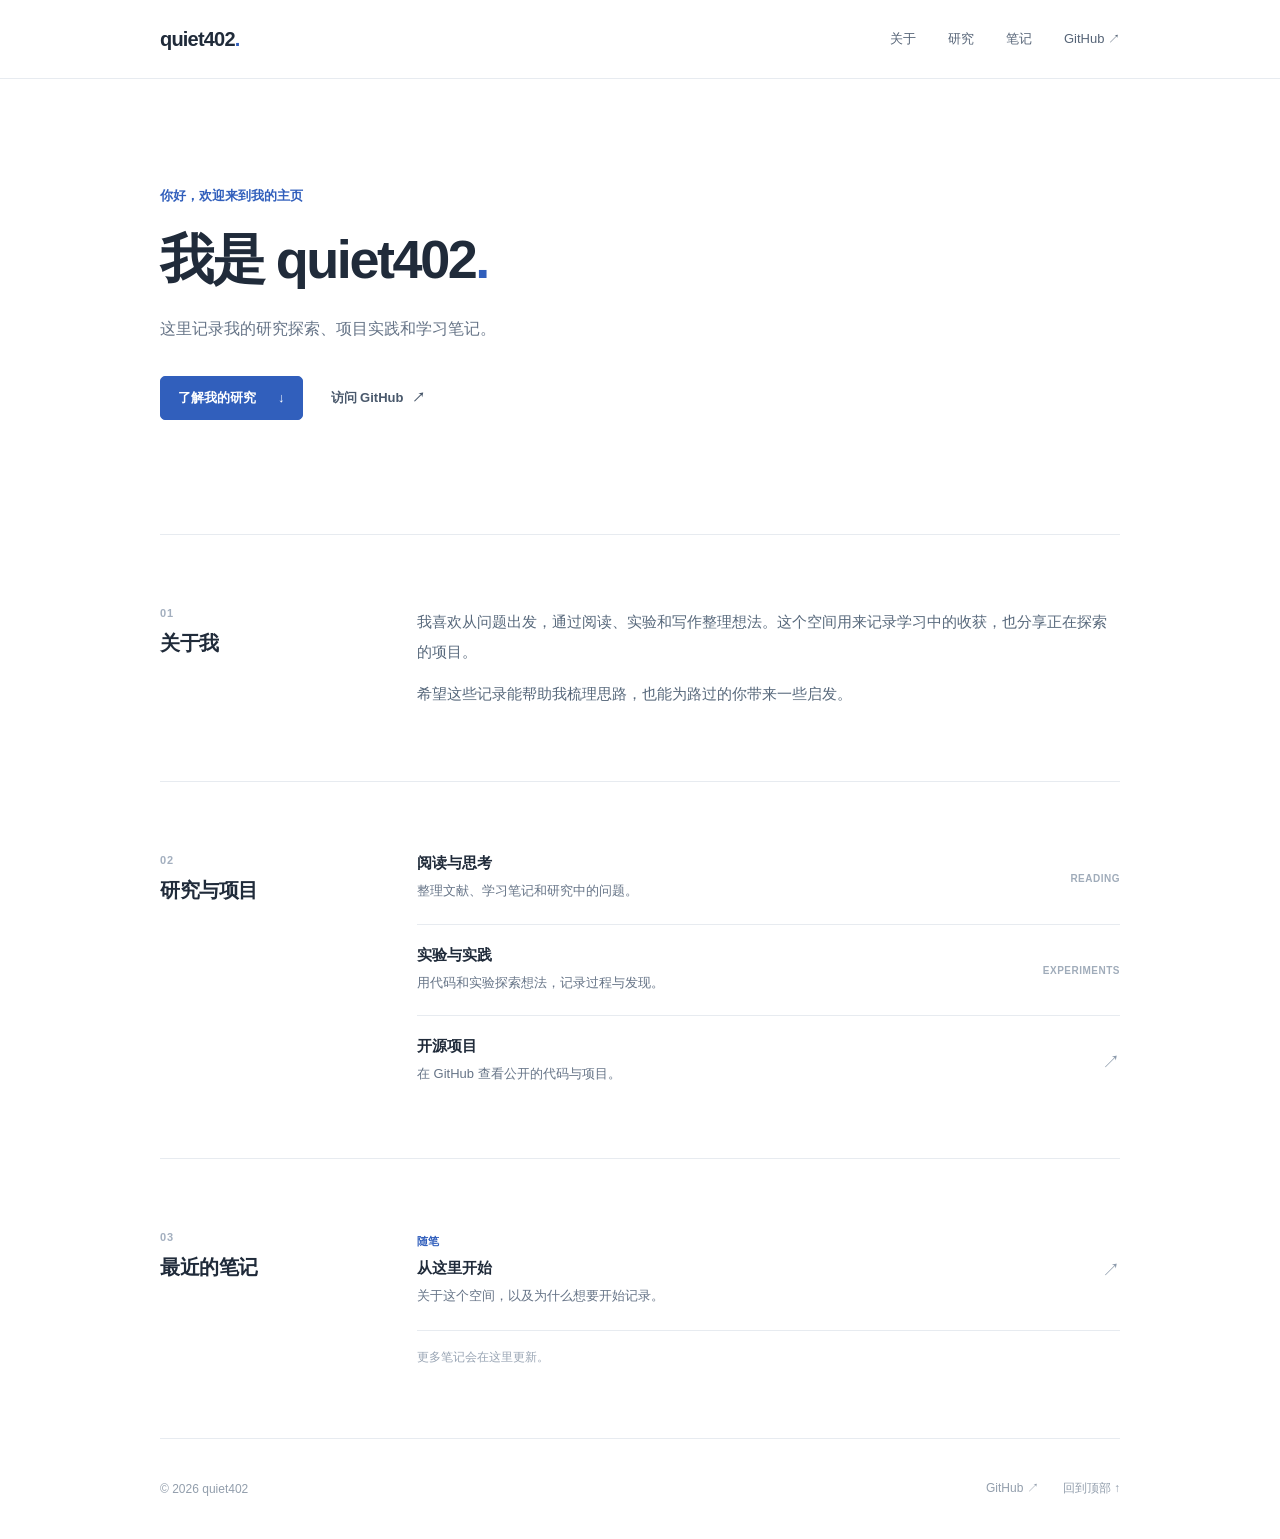
<file: index.html>
<!doctype html>
<html lang="zh-CN">
<head>
  <meta charset="utf-8">
  <meta name="viewport" content="width=device-width, initial-scale=1">
  <meta name="description" content="quiet402 的个人主页，记录研究、项目与思考。">
  <meta name="theme-color" content="#ffffff">
  <title>quiet402 的个人主页</title>
  <link rel="stylesheet" href="style.css">
  <script src="script.js" defer></script>
</head>
<body>
  <a class="skip-link" href="#main">跳至正文</a>
  <header class="site-header">
    <div class="container header-inner">
      <a class="brand" href="#top">quiet402<span>.</span></a>
      <nav aria-label="主导航">
        <a href="#about">关于</a>
        <a href="#research">研究</a>
        <a href="#notes">笔记</a>
        <a href="https://github.com/quiet402">GitHub <span aria-hidden="true">↗</span></a>
      </nav>
    </div>
  </header>

  <main class="container" id="main">
    <section class="intro" id="top">
      <p class="eyebrow">你好，欢迎来到我的主页</p>
      <h1>我是 quiet402<span>.</span></h1>
      <p class="intro-text">这里记录我的研究探索、项目实践和学习笔记。</p>
      <div class="intro-links">
        <a class="button" href="#research">了解我的研究 <span aria-hidden="true">↓</span></a>
        <a class="plain-link" href="https://github.com/quiet402">访问 GitHub <span aria-hidden="true">↗</span></a>
      </div>
    </section>

    <section class="section" id="about">
      <div class="section-heading">
        <p class="section-number">01</p>
        <h2>关于我</h2>
      </div>
      <div class="section-body prose">
        <p>我喜欢从问题出发，通过阅读、实验和写作整理想法。这个空间用来记录学习中的收获，也分享正在探索的项目。</p>
        <p>希望这些记录能帮助我梳理思路，也能为路过的你带来一些启发。</p>
      </div>
    </section>

    <section class="section" id="research">
      <div class="section-heading">
        <p class="section-number">02</p>
        <h2>研究与项目</h2>
      </div>
      <div class="section-body">
        <div class="list-row">
          <div><h3>阅读与思考</h3><p>整理文献、学习笔记和研究中的问题。</p></div>
          <span class="row-label">READING</span>
        </div>
        <div class="list-row">
          <div><h3>实验与实践</h3><p>用代码和实验探索想法，记录过程与发现。</p></div>
          <span class="row-label">EXPERIMENTS</span>
        </div>
        <a class="list-row row-link" href="https://github.com/quiet402?tab=repositories">
          <div><h3>开源项目</h3><p>在 GitHub 查看公开的代码与项目。</p></div>
          <span class="row-arrow" aria-hidden="true">↗</span>
        </a>
      </div>
    </section>

    <section class="section" id="notes">
      <div class="section-heading">
        <p class="section-number">03</p>
        <h2>最近的笔记</h2>
      </div>
      <div class="section-body">
        <a class="list-row row-link note-row" href="posts/hello-world.html">
          <div><span class="note-type">随笔</span><h3>从这里开始</h3><p>关于这个空间，以及为什么想要开始记录。</p></div>
          <span class="row-arrow" aria-hidden="true">↗</span>
        </a>
        <p class="note-hint">更多笔记会在这里更新。</p>
      </div>
    </section>
  </main>

  <footer class="container site-footer">
    <span>© <span id="year">2026</span> quiet402</span>
    <div><a href="https://github.com/quiet402">GitHub ↗</a><a href="#top">回到顶部 ↑</a></div>
  </footer>
</body>
</html>
</file>
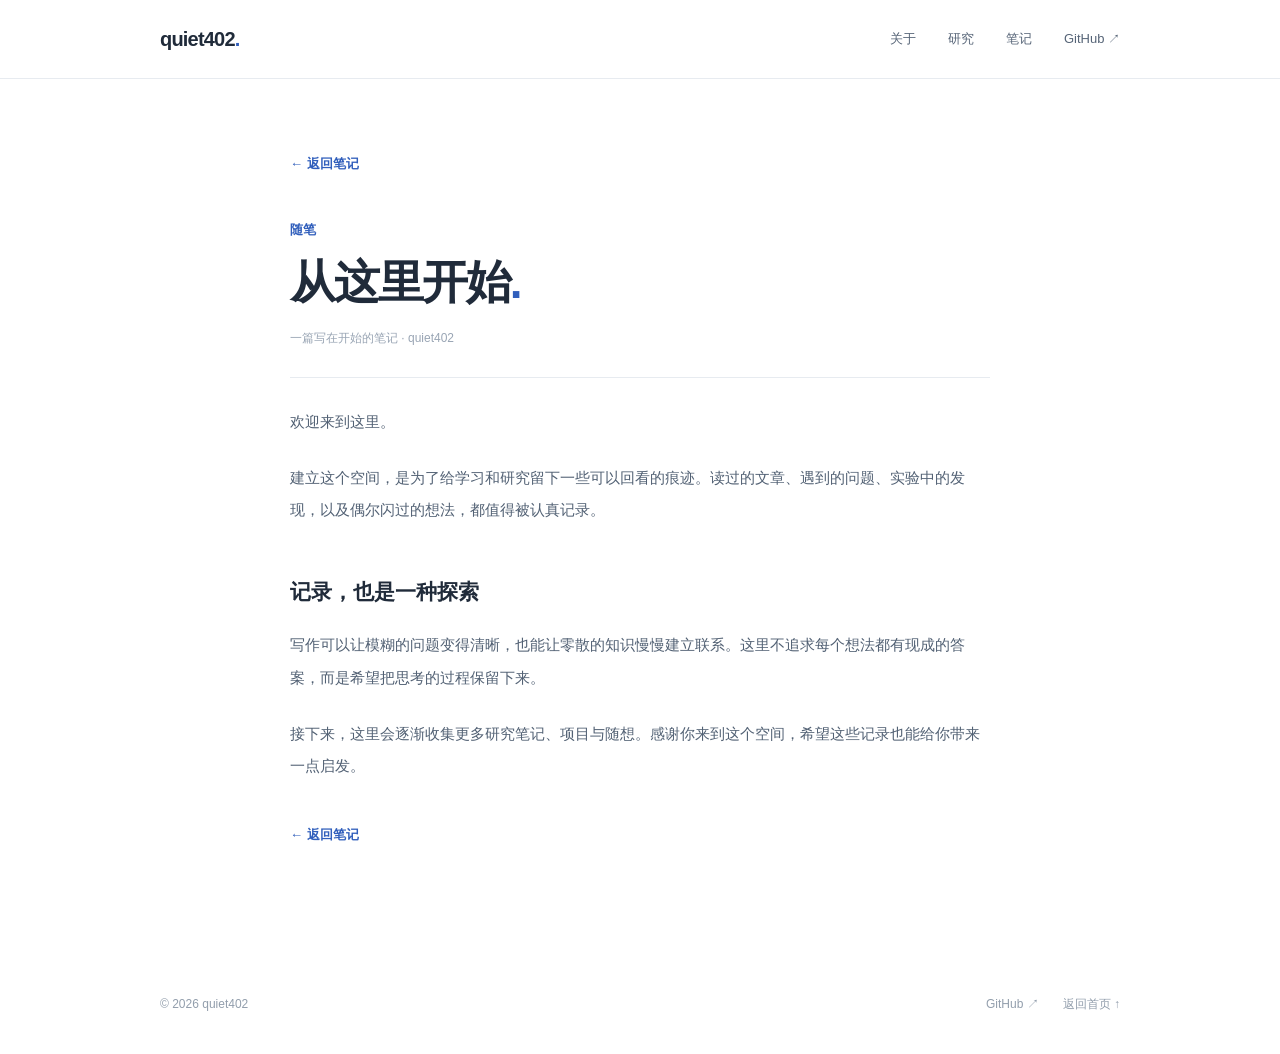
<file: posts/hello-world.html>
<!doctype html>
<html lang="zh-CN">
<head>
  <meta charset="utf-8">
  <meta name="viewport" content="width=device-width, initial-scale=1">
  <meta name="description" content="关于这个研究与写作空间。">
  <meta name="theme-color" content="#ffffff">
  <title>从这里开始 — quiet402</title>
  <link rel="stylesheet" href="../style.css">
  <script src="../script.js" defer></script>
</head>
<body>
  <a class="skip-link" href="#main">跳至正文</a>
  <header class="site-header"><div class="container header-inner">
    <a class="brand" href="../index.html">quiet402<span>.</span></a>
    <nav aria-label="主导航"><a href="../index.html#about">关于</a><a href="../index.html#research">研究</a><a href="../index.html#notes">笔记</a><a href="https://github.com/quiet402">GitHub <span aria-hidden="true">↗</span></a></nav>
  </div></header>
  <main class="article" id="main">
    <a class="back-link" href="../index.html#notes">← 返回笔记</a>
    <article>
      <header class="article-header"><p class="eyebrow">随笔</p><h1>从这里开始<span>.</span></h1><p class="article-meta">一篇写在开始的笔记 · quiet402</p></header>
      <div class="article-content">
        <p>欢迎来到这里。</p>
        <p>建立这个空间，是为了给学习和研究留下一些可以回看的痕迹。读过的文章、遇到的问题、实验中的发现，以及偶尔闪过的想法，都值得被认真记录。</p>
        <h2>记录，也是一种探索</h2>
        <p>写作可以让模糊的问题变得清晰，也能让零散的知识慢慢建立联系。这里不追求每个想法都有现成的答案，而是希望把思考的过程保留下来。</p>
        <p>接下来，这里会逐渐收集更多研究笔记、项目与随想。感谢你来到这个空间，希望这些记录也能给你带来一点启发。</p>
      </div>
    </article>
    <a class="article-end" href="../index.html#notes">← 返回笔记</a>
  </main>
  <footer class="container site-footer"><span>© <span id="year">2026</span> quiet402</span><div><a href="https://github.com/quiet402">GitHub ↗</a><a href="../index.html">返回首页 ↑</a></div></footer>
</body>
</html>
</file>
<file: style.css>
:root {
  color-scheme: light;
  --ink: #202b3a;
  --muted: #667487;
  --accent: #315fbc;
  --line: #e7ebf0;
  --background: #fff;
  font-family: -apple-system, BlinkMacSystemFont, "Segoe UI", "Microsoft YaHei", "PingFang SC", sans-serif;
}
* { box-sizing: border-box; }
html { scroll-behavior: smooth; }
body { margin: 0; color: var(--ink); background: var(--background); -webkit-font-smoothing: antialiased; }
a { color: inherit; text-decoration: none; }
a:focus-visible { outline: 3px solid #9db8ec; outline-offset: 4px; }
.container { width: min(960px, calc(100% - 56px)); margin-inline: auto; }
.skip-link { position: absolute; top: -60px; left: 12px; z-index: 10; padding: 10px 14px; background: var(--ink); color: #fff; }
.skip-link:focus { top: 12px; }
.site-header { border-bottom: 1px solid var(--line); }
.header-inner { height: 78px; display: flex; align-items: center; justify-content: space-between; gap: 24px; }
.brand { font-size: 20px; font-weight: 750; letter-spacing: -.04em; }
.brand span, h1 span { color: var(--accent); }
nav { display: flex; align-items: center; gap: 32px; color: #566477; font-size: 13px; }
nav a:hover, .plain-link:hover, .site-footer a:hover { color: var(--accent); }
nav a span { font-size: 12px; }
.intro { padding: 108px 0 114px; border-bottom: 1px solid var(--line); }
.eyebrow { margin: 0 0 21px; color: var(--accent); font-size: 13px; font-weight: 650; }
h1 { margin: 0; font-size: clamp(38px, 5.5vw, 54px); line-height: 1.25; letter-spacing: -.045em; }
.intro-text { margin: 20px 0 0; color: var(--muted); font-size: 16px; line-height: 1.9; }
.intro-links { display: flex; align-items: center; flex-wrap: wrap; gap: 28px; margin-top: 32px; font-size: 13px; font-weight: 650; }
.button { display: inline-flex; align-items: center; gap: 22px; padding: 12px 17px; border: 1px solid var(--accent); border-radius: 5px; background: var(--accent); color: #fff; }
.button:hover { background: #244f9f; }
.plain-link { color: #4a596c; }
.plain-link span { margin-left: 5px; }
.section { display: grid; grid-template-columns: 225px minmax(0, 1fr); gap: 32px; padding: 72px 0; border-bottom: 1px solid var(--line); scroll-margin-top: 25px; }
.section-number { margin: 0 0 11px; font-size: 11px; color: #a3afbf; font-weight: 700; letter-spacing: .08em; }
.section-heading h2 { margin: 0; font-size: 20px; letter-spacing: -.025em; }
.section-body { min-width: 0; }
.prose { color: #58697c; font-size: 15px; line-height: 2; }
.prose p { margin: 0 0 12px; }
.prose p:last-child { margin-bottom: 0; }
.list-row { display: flex; justify-content: space-between; align-items: center; gap: 20px; padding: 21px 0; border-bottom: 1px solid var(--line); }
.list-row:first-child { padding-top: 0; }
.list-row:last-child { border-bottom: 0; padding-bottom: 0; }
.list-row h3 { margin: 0 0 7px; font-size: 15px; font-weight: 650; }
.list-row p { margin: 0; color: var(--muted); font-size: 13px; line-height: 1.75; }
.row-label { color: #a0acba; font-size: 10px; font-weight: 650; letter-spacing: .05em; white-space: nowrap; }
.row-arrow { color: #8b99ab; font-size: 18px; }
.row-link:hover h3, .row-link:hover .row-arrow { color: var(--accent); }
.note-row { padding-bottom: 22px !important; }
.note-type { display: inline-block; margin-bottom: 10px; color: var(--accent); font-size: 11px; font-weight: 650; }
.note-hint { margin: 18px 0 0; color: #99a5b4; font-size: 12px; }
.site-footer { min-height: 100px; display: flex; align-items: center; justify-content: space-between; gap: 20px; color: #929eac; font-size: 12px; }
.site-footer div { display: flex; gap: 24px; }
.article { width: min(700px, calc(100% - 56px)); margin: 75px auto 110px; }
.back-link { display: inline-block; margin-bottom: 48px; color: var(--accent); font-size: 13px; font-weight: 600; }
.article-header { padding-bottom: 30px; border-bottom: 1px solid var(--line); }
.article-header .eyebrow { margin-bottom: 15px; }
.article-header h1 { font-size: clamp(34px, 5vw, 46px); }
.article-meta { margin: 18px 0 0; color: #99a5b4; font-size: 12px; }
.article-content { padding-top: 28px; color: #526174; font-size: 15px; line-height: 2.15; }
.article-content p { margin: 0 0 24px; }
.article-content h2 { margin: 43px 0 15px; color: var(--ink); font-size: 21px; }
.article-end { display: inline-block; margin-top: 20px; color: var(--accent); font-size: 13px; font-weight: 600; }
@media (max-width: 640px) {
  .container { width: calc(100% - 40px); }
  .header-inner { height: 68px; }
  .brand { font-size: 18px; }
  nav { gap: 15px; font-size: 12px; }
  .intro { padding: 74px 0 80px; }
  .intro-text { font-size: 15px; }
  .section { grid-template-columns: 1fr; gap: 27px; padding: 53px 0; }
  .section-number { margin-bottom: 7px; }
  .section-heading h2 { font-size: 19px; }
  .site-footer { min-height: 90px; }
  .article { width: calc(100% - 40px); margin: 60px auto 85px; }
}
@media (max-width: 370px) { nav { gap: 10px; } .header-inner { gap: 12px; } .row-label { display: none; } }
@media (prefers-reduced-motion: reduce) { html { scroll-behavior: auto; } }
</file>
